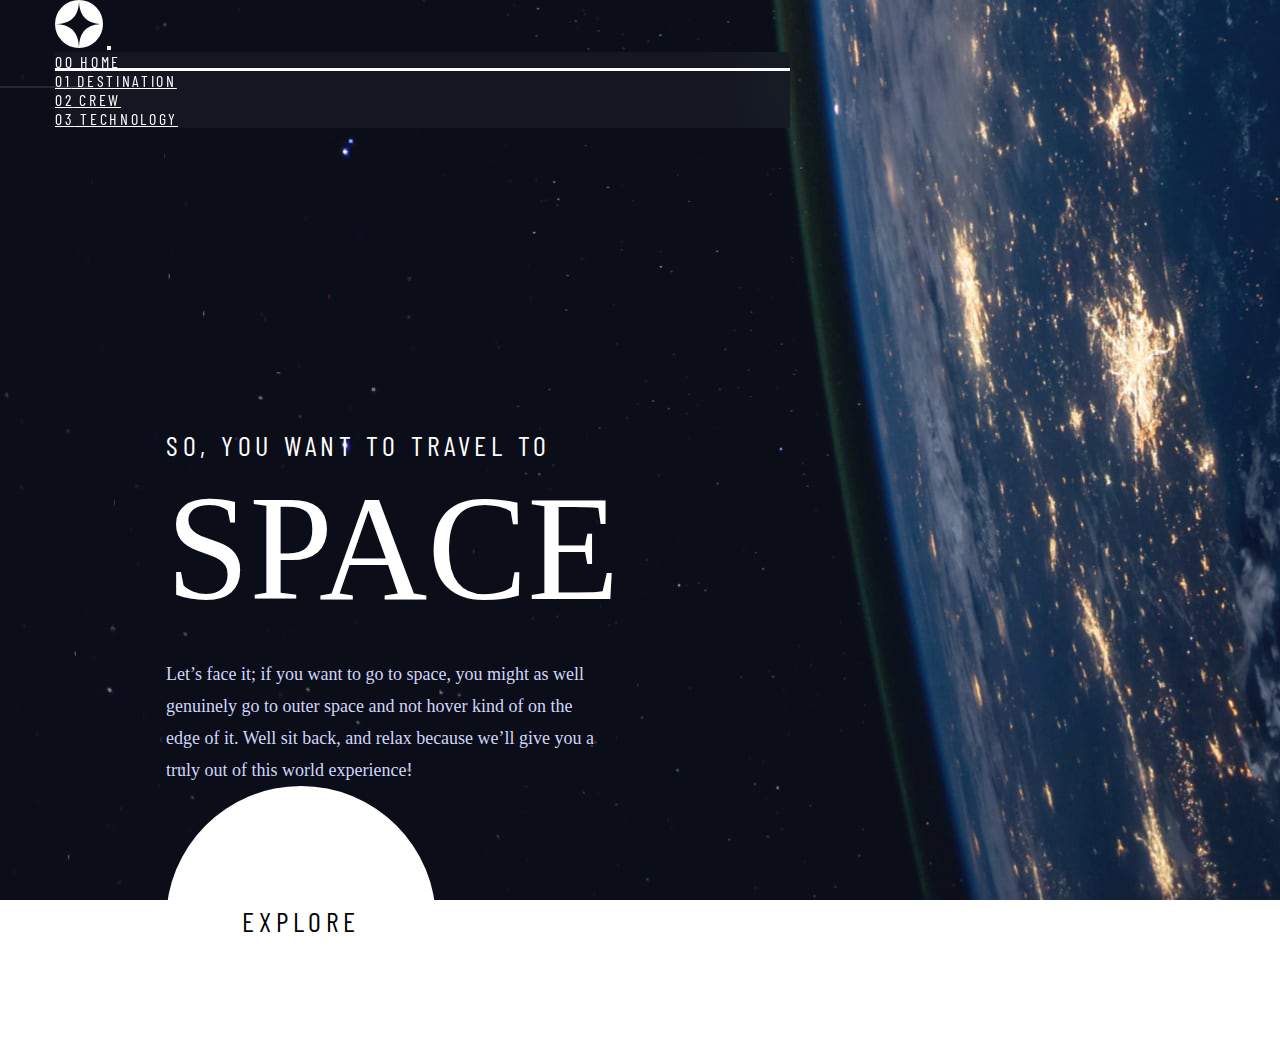
<file: index.html>
<!DOCTYPE html>
<html lang="en">

<head>
  <meta charset="UTF-8">
  <meta name="viewport" content="width=device-width, initial-scale=1.0">

  <link rel="icon" type="image/png" sizes="32x32" href="./assets/favicon-32x32.png">

  <title>Frontend Mentor | Space tourism website</title>

  <!-- Bootstrap link  -->
  <link href="https://cdn.jsdelivr.net/npm/bootstrap@5.3.0/dist/css/bootstrap.min.css" rel="stylesheet"
    integrity="sha384-9ndCyUaIbzAi2FUVXJi0CjmCapSmO7SnpJef0486qhLnuZ2cdeRhO02iuK6FUUVM" crossorigin="anonymous">

  <!-- Css link  -->
  <link rel="stylesheet" href="./assets/styles/common.css">
  <link rel="stylesheet" href="./assets/styles/home.css">

</head>

<body>

  <header>
    <nav class="navbar navbar-expand-md navbar-light  mt-4 fixed-top">
      <div class="container-fluid px-3 ps-md-5 pe-md-0">
        <a class="navbar-brand" href="#"><img src="./assets/shared/logo.svg" alt=""></a>
        <button class="navbar-toggler" type="button" data-bs-toggle="collapse" data-bs-target="#navbarSupportedContent"
          aria-controls="navbarSupportedContent" aria-expanded="false" aria-label="Toggle navigation">
          <span class="navbar-toggler-icon"></span>
        </button>
        <div class="collapse navbar-collapse " id="navbarSupportedContent">
          <ul class="navbar-nav navbar-nav-custom ms-auto mb-2 mb-lg-0 ps-md-2 ps-lg-3 ps-xl-5  text-center">
            <li class="nav-item mx-0 mx-md-2 mx-lg-3 active-page">
              <a class="nav-link  " aria-current="page" href="#"><span
                  class="fw-bold me-0 me-lg-1 d-none d-lg-inline">00</span> HOME</a>
            </li>
            <li class="nav-item mx-1 mx-md-2 mx-lg-3 ">
              <a class="nav-link " aria-current="page" href="./destination.html"><span
                  class="fw-bold me-0 me-lg-1  d-none d-lg-inline">01</span>
                DESTINATION</a>
            </li>
            <li class="nav-item mx-1 mx-md-2 mx-lg-3">
              <a class="nav-link  " aria-current="page" href="#"><span
                  class="fw-bold me-0 me-lg-1 d-none d-lg-inline">02</span> CREW</a>
            </li>
            <li class="nav-item mx-1 mx-md-2 mx-lg-3">
              <a class="nav-link  " aria-current="page" href="#"><span
                  class="fw-bold me-0 me-lg-1 d-none d-lg-inline">03</span>
                TECHNOLOGY</a>
            </li>


          </ul>

        </div>
      </div>
    </nav>
  </header>

  <main class="custom-container   ">
    <div class=" d-flex align-items-end mb-4 pb-5 main-container">
      <div
        class=" space-text-div w-100 mb-2 pb-2 mb-md-4 pb-md-5 d-lg-flex align-items-end  justify-content-lg-between  ">
        <div class="text-center tect-container text-lg-start pb-4 mb-4 pb-md-5 mb-md-5 pb-lg-0 mb-lg-0">
          <h5>SO, YOU WANT TO TRAVEL TO</h5>
          <h1>SPACE</h1>
          <p class="m-auto mb-2 mb-md-5 mb-lg-0">Let’s face it; if you want to go to space, you might as well genuinely
            go to
            outer
            space and
            not hover kind
            of on the edge of it. Well sit back, and relax because we’ll give you a truly out of this world experience!
          </p>

        </div>
        <div class="explore m-auto m-lg-0">
          <h5 class="fw-bold">EXPLORE</h5>
        </div>
      </div>

    </div>
  </main>

  <!-- Bootstrap js -->
  <script src="https://cdn.jsdelivr.net/npm/bootstrap@5.3.0/dist/js/bootstrap.bundle.min.js"
    integrity="sha384-geWF76RCwLtnZ8qwWowPQNguL3RmwHVBC9FhGdlKrxdiJJigb/j/68SIy3Te4Bkz"
    crossorigin="anonymous"></script>
</body>

</html>
</file>
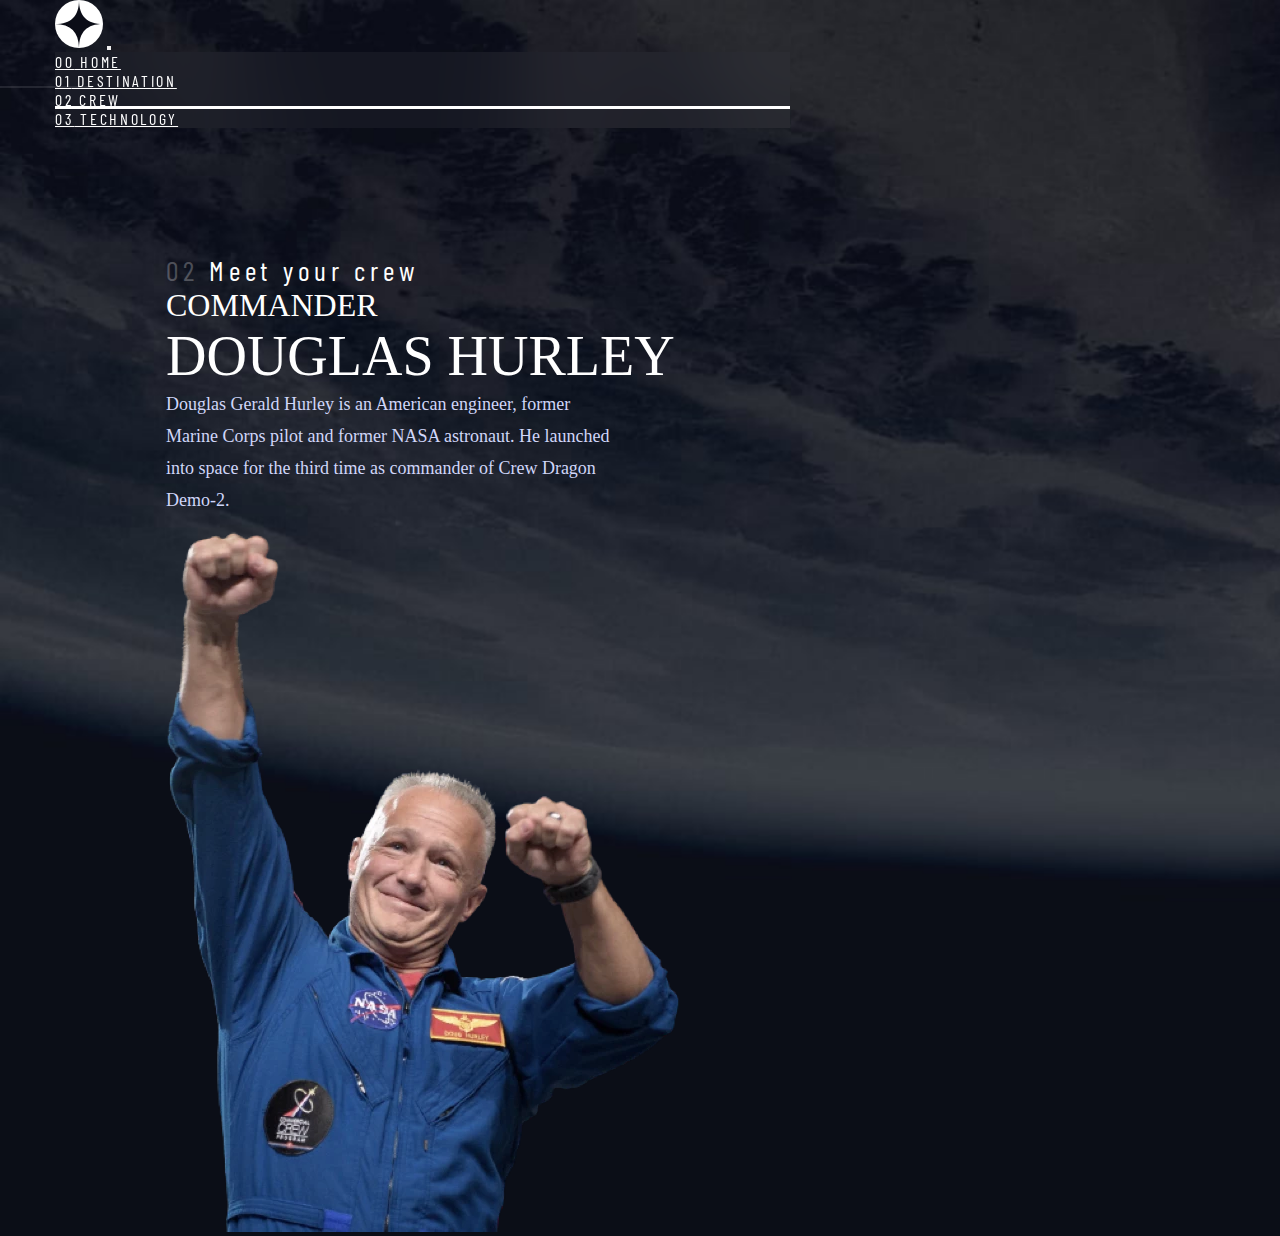
<file: crew.html>
<!DOCTYPE html>
<html lang="en">

<head>
  <meta charset="UTF-8">
  <meta name="viewport" content="width=device-width, initial-scale=1.0">

  <link rel="icon" type="image/png" sizes="32x32" href="./assets/favicon-32x32.png">

  <title>Frontend Mentor | Space tourism website</title>

  <!-- Bootstrap link  -->
  <link href="https://cdn.jsdelivr.net/npm/bootstrap@5.3.0/dist/css/bootstrap.min.css" rel="stylesheet"
    integrity="sha384-9ndCyUaIbzAi2FUVXJi0CjmCapSmO7SnpJef0486qhLnuZ2cdeRhO02iuK6FUUVM" crossorigin="anonymous">
  <!-- Cdn -->
  <link rel="stylesheet" href="https://cdnjs.cloudflare.com/ajax/libs/font-awesome/6.4.0/css/all.min.css"
    integrity="sha512-iecdLmaskl7CVkqkXNQ/ZH/XLlvWZOJyj7Yy7tcenmpD1ypASozpmT/E0iPtmFIB46ZmdtAc9eNBvH0H/ZpiBw=="
    crossorigin="anonymous" referrerpolicy="no-referrer" />

  <!-- Css link  -->
  <link rel="stylesheet" href="./assets/styles/common.css">
  <link rel="stylesheet" href="./assets/styles/crew.css">
</head>

<body>

  <header>
    <nav class="navbar navbar-expand-md navbar-light  mt-4 fixed-top">
      <div class="container-fluid px-3 ps-md-5 pe-md-0">
        <a class="navbar-brand" href="#"><img src="./assets/shared/logo.svg" alt=""></a>
        <button class="navbar-toggler" type="button" data-bs-toggle="collapse" data-bs-target="#navbarSupportedContent"
          aria-controls="navbarSupportedContent" aria-expanded="false" aria-label="Toggle navigation">
          <span class="navbar-toggler-icon"></span>
        </button>
        <div class="collapse navbar-collapse " id="navbarSupportedContent">
          <ul class="navbar-nav navbar-nav-custom ms-auto mb-2 mb-lg-0 ps-md-2 ps-lg-3 ps-xl-5  text-center">
            <li class="nav-item mx-0 mx-md-2 mx-lg-3">
              <a class="nav-link " aria-current="page" href="./index.html"><span
                  class="fw-bold me-0 me-lg-1 d-none d-lg-inline">00</span> HOME</a>
            </li>
            <li class="nav-item mx-1 mx-md-2 mx-lg-3   ">
              <a class="nav-link " aria-current="page" href="./destination.html"><span
                  class="fw-bold me-0 me-lg-1  d-none d-lg-inline">01</span>
                DESTINATION</a>
            </li>
            <li class="nav-item mx-1 mx-md-2 mx-lg-3 active-page">
              <a class="nav-link  " aria-current="page" href="./crew.html"><span
                  class="fw-bold me-0 me-lg-1 d-none d-lg-inline">02</span> CREW</a>
            </li>
            <li class="nav-item mx-1 mx-md-2 mx-lg-3">
              <a class="nav-link  " aria-current="page" href="#"><span
                  class="fw-bold me-0 me-lg-1 d-none d-lg-inline">03</span>
                TECHNOLOGY</a>
            </li>


          </ul>

        </div>
      </div>
    </nav>
  </header>

  <main class="custom-container   ">
    <h5 class="pb-5 "><span style="opacity: 0.25;">02</span> Meet your crew</h5>

    <div class="row  ">

      <div class="col_number_1 col-12 col-lg-6 d-flex align-items-center ">
        <div class="text-div">
          <div class="text-section col_number_1 active ">
            <div class=" ">
              <h4 class="text-center text-lg-start">Commander</h4>
              <h3 class="py-3 text-center text-lg-start">Douglas Hurley</h3>
              <P class="text-center text-lg-start m-auto m-lg-0 ">Douglas Gerald Hurley is an American engineer,
                former
                Marine
                Corps
                pilot
                and former NASA astronaut. He
                launched into space for the third time as commander of Crew Dragon Demo-2.</P>
            </div>
          </div>
          <div class="text-section col_number_1">
            <div class=" ">
              <h4 class="text-center text-lg-start">Mission Specialist </h4>
              <h3 class="py-3 text-center text-lg-start">MARK SHUTTLEWORTH</h3>
              <P class="text-center text-lg-start m-auto m-lg-0 ">Mark Richard Shuttleworth is the founder and CEO of
                Canonical,
                the company behind the Linux-based Ubuntu operating system. Shuttleworth became the first South
                African
                to travel to space as a space tourist.</P>
            </div>
          </div>
          <div class="text-section col_number_1 ">
            <div class=" ">
              <h4 class="text-center text-lg-start">Commander</h4>
              <h3 class="py-3 text-center text-lg-start">Douglas Hurley</h3>
              <P class="text-center text-lg-start m-auto m-lg-0">Douglas Gerald Hurley is an American engineer, former
                Marine
                Corps
                pilot
                and former NASA astronaut. He
                launched into space for the third time as commander of Crew Dragon Demo-2.</P>
            </div>
          </div>
          <div class="text-section col_number_1 ">
            <div class=" ">
              <h4 class="text-center text-lg-start">Commander</h4>
              <h3 class="py-3 text-center text-lg-start">Douglas Hurley</h3>
              <P class="text-center text-lg-start m-auto m-lg-0">Douglas Gerald Hurley is an American engineer, former
                Marine
                Corps
                pilot
                and former NASA astronaut. He
                launched into space for the third time as commander of Crew Dragon Demo-2.</P>
            </div>
          </div>
          <div class="  col_number_2 crew-nav d-flex justify-content-lg-start justify-content-center my-5">
            <li class="tab-btn  active"><i class="fa-sharp fa-solid fa-circle"></i></li>
            <li class="tab-btn ms-3"><i class="fa-sharp fa-solid fa-circle"></i></li>
            <li class="tab-btn ms-3 "><i class="fa-sharp fa-solid fa-circle"></i></li>
            <li class="tab-btn ms-3 "><i class="fa-sharp fa-solid fa-circle"></i></li>
          </div>
        </div>


      </div>


      <div class=" col_number_2 col-12 col-lg-6 image-section   ">
        <div class="tab-img px-5  active "><img src="./assets/crew/image-douglas-hurley.webp" class="img-fluid " alt="">
        </div>
        <div class="tab-img px-5   "><img src="./assets/crew/image-mark-shuttleworth.png" class="img-fluid " alt="">
        </div>
        <div class="tab-img px-5  "><img src="./assets/crew/image-victor-glover.png" class="img-fluid " alt="">
        </div>
        <div class="tab-img px-5   "><img src="./assets/crew/image-anousheh-ansari.png" class="img-fluid " alt="">
        </div>

      </div>
    </div>




  </main>


  <script src="https://cdn.jsdelivr.net/npm/bootstrap@5.3.0/dist/js/bootstrap.bundle.min.js"
    integrity="sha384-geWF76RCwLtnZ8qwWowPQNguL3RmwHVBC9FhGdlKrxdiJJigb/j/68SIy3Te4Bkz"
    crossorigin="anonymous"></script>

  <!-- custom jd -->
  <script src="./assets/js/crew.js"></script>
</body>

</html>
</file>
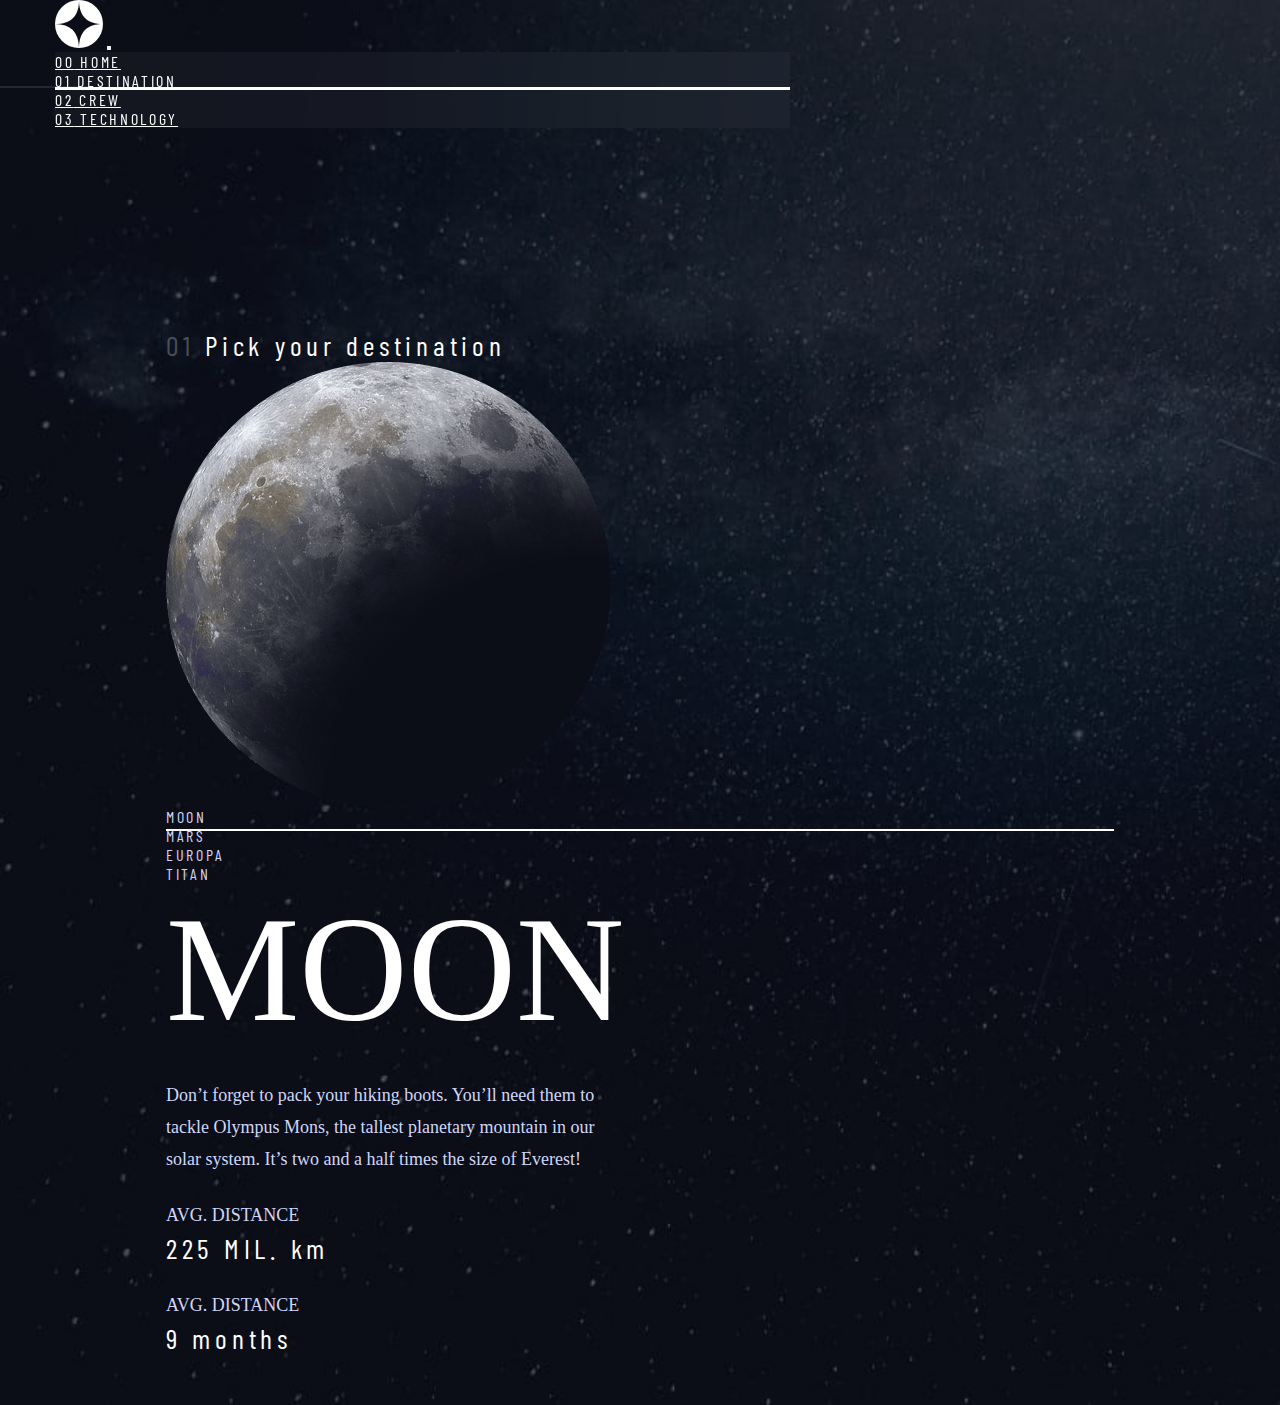
<file: destination.html>
<!DOCTYPE html>
<html lang="en">

<head>
  <meta charset="UTF-8">
  <meta name="viewport" content="width=device-width, initial-scale=1.0">

  <link rel="icon" type="image/png" sizes="32x32" href="./assets/favicon-32x32.png">

  <title>Frontend Mentor | Space tourism website</title>

  <!-- Bootstrap link  -->
  <link href="https://cdn.jsdelivr.net/npm/bootstrap@5.3.0/dist/css/bootstrap.min.css" rel="stylesheet"
    integrity="sha384-9ndCyUaIbzAi2FUVXJi0CjmCapSmO7SnpJef0486qhLnuZ2cdeRhO02iuK6FUUVM" crossorigin="anonymous">

  <!-- Css link  -->
  <link rel="stylesheet" href="./assets/styles/common.css">
  <link rel="stylesheet" href="./assets/styles/destination.css">
</head>

<body>

  <header>
    <nav class="navbar navbar-expand-md navbar-light  mt-4 fixed-top">
      <div class="container-fluid px-3 ps-md-5 pe-md-0">
        <a class="navbar-brand" href="#"><img src="./assets/shared/logo.svg" alt=""></a>
        <button class="navbar-toggler" type="button" data-bs-toggle="collapse" data-bs-target="#navbarSupportedContent"
          aria-controls="navbarSupportedContent" aria-expanded="false" aria-label="Toggle navigation">
          <span class="navbar-toggler-icon"></span>
        </button>
        <div class="collapse navbar-collapse " id="navbarSupportedContent">
          <ul class="navbar-nav navbar-nav-custom ms-auto mb-2 mb-lg-0 ps-md-2 ps-lg-3 ps-xl-5  text-center">
            <li class="nav-item mx-0 mx-md-2 mx-lg-3">
              <a class="nav-link " aria-current="page" href="./index.html"><span
                  class="fw-bold me-0 me-lg-1 d-none d-lg-inline">00</span> HOME</a>
            </li>
            <li class="nav-item mx-1 mx-md-2 mx-lg-3  active-page ">
              <a class="nav-link " aria-current="page" href="#"><span
                  class="fw-bold me-0 me-lg-1  d-none d-lg-inline">01</span>
                DESTINATION</a>
            </li>
            <li class="nav-item mx-1 mx-md-2 mx-lg-3">
              <a class="nav-link  " aria-current="page" href="./crew.html"><span
                  class="fw-bold me-0 me-lg-1 d-none d-lg-inline">02</span> CREW</a>
            </li>
            <li class="nav-item mx-1 mx-md-2 mx-lg-3">
              <a class="nav-link  " aria-current="page" href="#"><span
                  class="fw-bold me-0 me-lg-1 d-none d-lg-inline">03</span>
                TECHNOLOGY</a>
            </li>


          </ul>

        </div>
      </div>
    </nav>
  </header>

  <main class="custom-container ">
    <h5><span style="opacity: 0.25;">01</span> Pick your destination</h5>

    <div class="row">
      <div class="col-12 col-lg-6">
        <div class="tab-img pt-5 active  justify-content-center"><img src="./assets/destination/image-moon.png" alt="">
        </div>
        <div class="tab-img pt-5  justify-content-center"><img src="./assets/destination/image-mars.png" alt="">
        </div>
        <div class="tab-img pt-5  justify-content-center"><img src="./assets/destination/image-europa.png" alt="">
        </div>
        <div class="tab-img pt-5  justify-content-center"><img src="./assets/destination/image-titan.png" alt="">
        </div>
      </div>
      <div class="col-12 col-lg-6 mt-5 mt-lg-0 ">
        <div class="destination-nav d-flex justify-content-lg-start justify-content-center py-4">
          <li class="tab-btn  active">MOON</li>
          <li class="tab-btn ms-3">MARS</li>
          <li class="tab-btn ms-3 ">EUROPA</li>
          <li class="tab-btn ms-3">TITAN</li>
        </div>

        <div class="tab-container active">
          <div class=" text-center  text-lg-start">
            <h1>MOON</h1>
            <p>Don’t forget to pack your hiking boots. You’ll need them to tackle Olympus Mons, the tallest planetary
              mountain in our solar system. It’s two and a half times the size of Everest!</p>

            <div class="  d-flex justify-content-around justify-content-lg-start border-top mt-5 ">
              <div>
                <p>AVG. DISTANCE</p>
                <h5>225 MIL. km</h5>
              </div>
              <div class="ms-5 ">
                <p>AVG. DISTANCE</p>
                <h5>9 months</h5>
              </div>
            </div>
          </div>
        </div>
        <div class="tab-container">
          <div class=" text-center text-lg-start">
            <h1>MARS</h1>
            <p>The smallest of the four Galilean moons orbiting Jupiter, Europa is a winter lover’s dream. With an icy
              surface, it’s perfect for a bit of ice skating, curling, hockey, or simple relaxation in your snug wintery
              cabin./p>

            <div class="  d-flex justify-content-around justify-content-lg-start border-top mt-5 ">
              <div>
                <p>AVG. DISTANCE</p>
                <h5>628 MIL. km</h5>
              </div>
              <div class="ms-5 ">
                <p>EST. TRAVEL TIME</p>
                <h5>3 years</h5>
              </div>
            </div>
          </div>
        </div>
        <div class="tab-container">
          <div class=" text-center text-lg-start">
            <h1>EUROPA</h1>
            <p>Don’t forget to pack your hiking boots. You’ll need them to tackle Olympus Mons, the tallest planetary
              mountain in our solar system. It’s two and a half times the size of Everest!</p>

            <div class="  d-flex justify-content-around justify-content-lg-start border-top mt-5 ">
              <div>
                <p>AVG. DISTANCE</p>
                <h5>1.6 BIL. KM</h5>
              </div>
              <div class="ms-5 ">
                <p>EST. TRAVEL TIME</p>
                <h5>7 YEARS</h5>
              </div>
            </div>
          </div>
        </div>
        <div class="tab-container">
          <div class=" text-center text-lg-start">
            <h1>TITAN</h1>
            <p>Don’t forget to pack your hiking boots. You’ll need them to tackle Olympus Mons, the tallest planetary
              mountain in our solar system. It’s two and a half times the size of Everest!</p>

            <div class="  d-flex justify-content-around justify-content-lg-start border-top mt-5 ">
              <div>
                <p>AVG. DISTANCE</p>
                <h5>384,400 KM</h5>
              </div>
              <div class="ms-5 ">
                <p>EST. TRAVEL TIME</p>
                <h5>3 DAYS</h5>
              </div>
            </div>
          </div>
        </div>
      </div>
    </div>
    </div>

  </main>


  <script src="https://cdn.jsdelivr.net/npm/bootstrap@5.3.0/dist/js/bootstrap.bundle.min.js"
    integrity="sha384-geWF76RCwLtnZ8qwWowPQNguL3RmwHVBC9FhGdlKrxdiJJigb/j/68SIy3Te4Bkz"
    crossorigin="anonymous"></script>

  <!-- custom jd -->
  <script src="./assets/js/destination.js"></script>
</body>

</html>
</file>
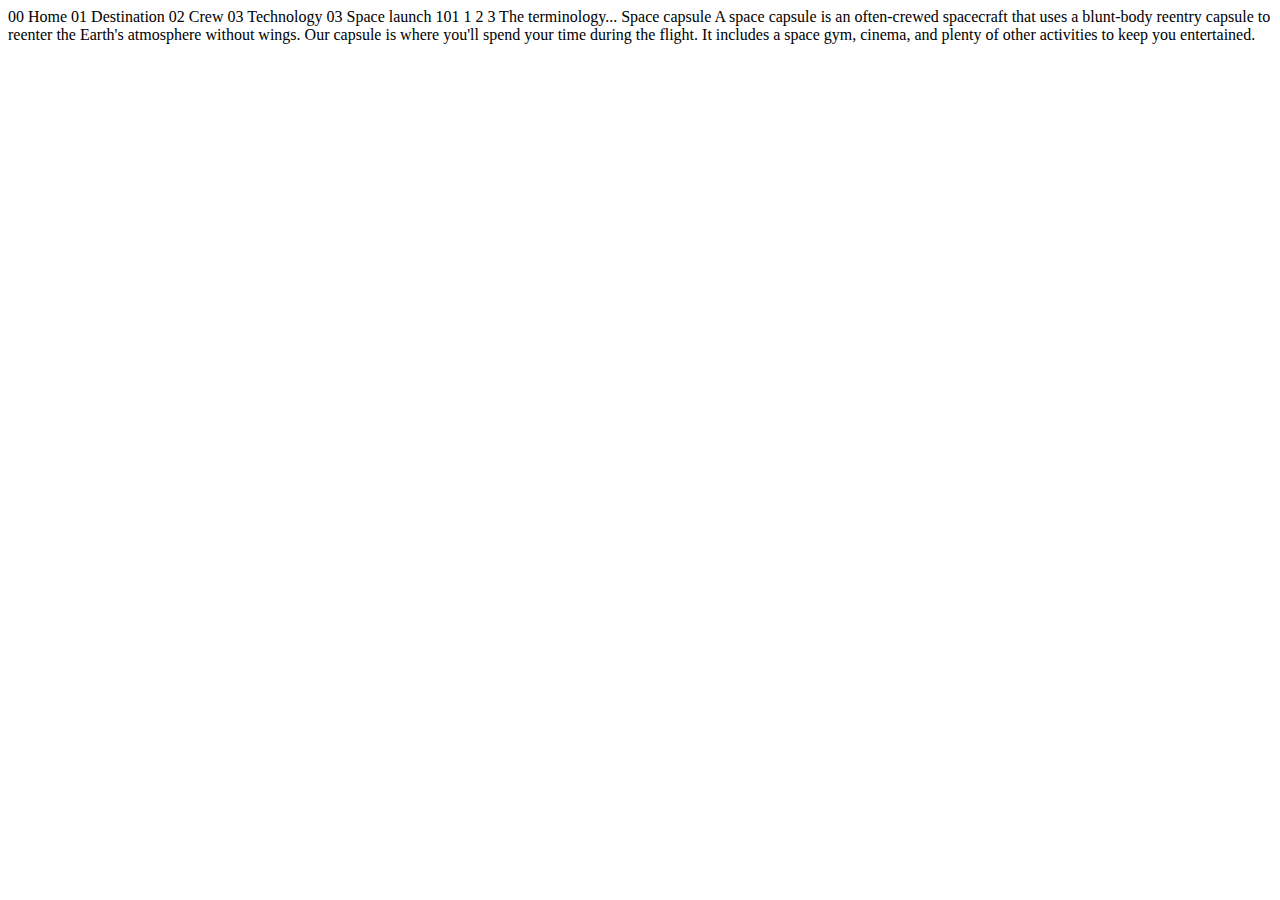
<file: technology-capsule.html>
<!DOCTYPE html>
<html lang="en">
<head>
  <meta charset="UTF-8">
  <meta name="viewport" content="width=device-width, initial-scale=1.0">

  <link rel="icon" type="image/png" sizes="32x32" href="./assets/favicon-32x32.png">
  
  <title>Frontend Mentor | Space tourism website</title>
</head>
<body>

  00 Home
  01 Destination
  02 Crew
  03 Technology

  03 Space launch 101

  1
  2
  3

  The terminology...
  Space capsule

  A space capsule is an often-crewed spacecraft that uses a blunt-body reentry 
  capsule to reenter the Earth's atmosphere without wings. Our capsule is where 
  you'll spend your time during the flight. It includes a space gym, cinema, 
  and plenty of other activities to keep you entertained.
</body>
</html>
</file>
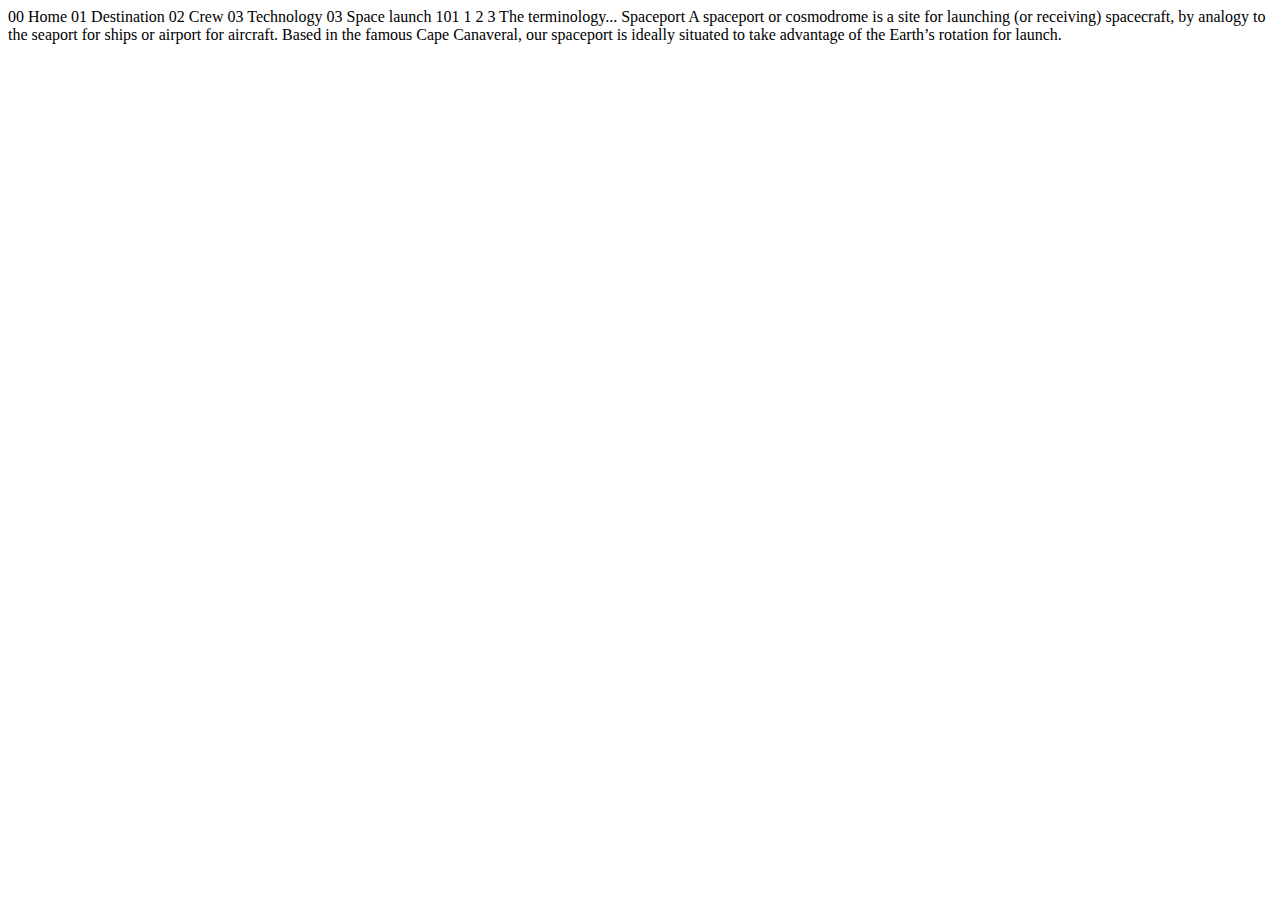
<file: technology-spaceport.html>
<!DOCTYPE html>
<html lang="en">
<head>
  <meta charset="UTF-8">
  <meta name="viewport" content="width=device-width, initial-scale=1.0">

  <link rel="icon" type="image/png" sizes="32x32" href="./assets/favicon-32x32.png">
  
  <title>Frontend Mentor | Space tourism website</title>
</head>
<body>

  00 Home
  01 Destination
  02 Crew
  03 Technology

  03 Space launch 101

  1
  2
  3

  The terminology...
  Spaceport

  A spaceport or cosmodrome is a site for launching (or receiving) spacecraft, 
  by analogy to the seaport for ships or airport for aircraft. Based in the 
  famous Cape Canaveral, our spaceport is ideally situated to take advantage 
  of the Earth’s rotation for launch.
</body>
</html>
</file>
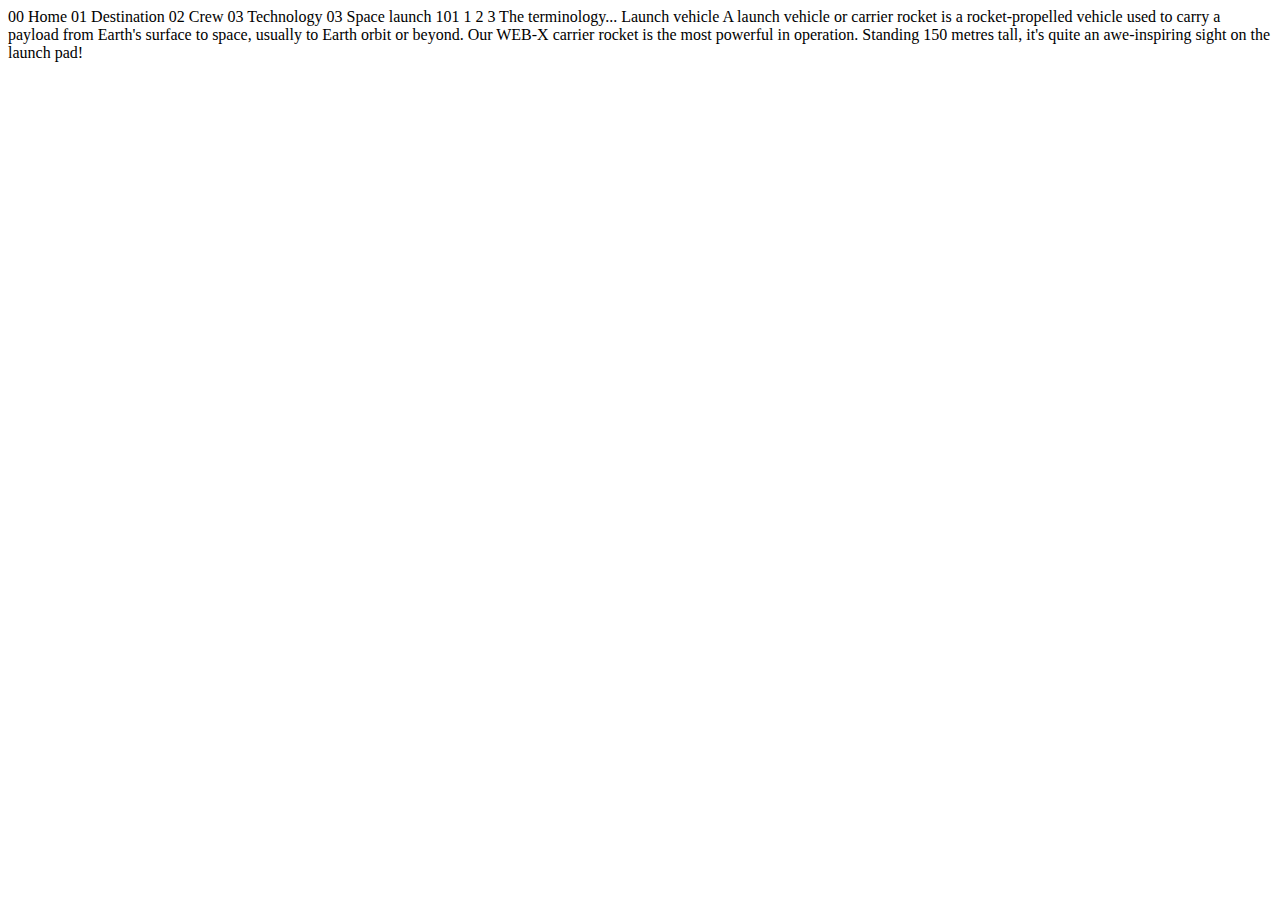
<file: technology-vehicle.html>
<!DOCTYPE html>
<html lang="en">
<head>
  <meta charset="UTF-8">
  <meta name="viewport" content="width=device-width, initial-scale=1.0">

  <link rel="icon" type="image/png" sizes="32x32" href="./assets/favicon-32x32.png">
  
  <title>Frontend Mentor | Space tourism website</title>
</head>
<body>

  00 Home
  01 Destination
  02 Crew
  03 Technology

  03 Space launch 101

  1
  2
  3

  The terminology...
  Launch vehicle

  A launch vehicle or carrier rocket is a rocket-propelled vehicle used to carry a 
  payload from Earth's surface to space, usually to Earth orbit or beyond. Our 
  WEB-X carrier rocket is the most powerful in operation. Standing 150 metres tall, 
  it's quite an awe-inspiring sight on the launch pad!
</body>
</html>
</file>
<file: assets/styles/common.css>
@import url('https://fonts.googleapis.com/css2?family=Inter&family=Lato&family=Poppins:ital,wght@0,300;0,700;1,400&family=Public+Sans:wght@100;500;800;900&family=Roboto+Condensed&family=Roboto+Mono:wght@300&display=swap');
@import url('https://fonts.googleapis.com/css2?family=Barlow+Condensed:wght@100&family=Inter&family=Lato&family=Poppins:ital,wght@0,300;0,700;1,400&family=Public+Sans:wght@100;500;800;900&family=Roboto+Condensed&family=Roboto+Mono:wght@300&display=swap');

* {
    margin: 0;
    padding: 0;
    box-sizing: border-box;


}

.custom-container {
    padding: 200px 166px 50px 166px;
    color: #FFFFFF;


}

li {
    list-style: none;
    font-family: 'Barlow Condensed';
    font-style: normal;
    font-weight: 400;
    font-size: 16px;
    line-height: 19px;
    letter-spacing: 2.7px;
    color: #D0D6F9;
    cursor: pointer;

}

h1 {
    font-family: 'Bellefair';
    font-style: normal;
    font-weight: 400;
    font-size: 150px;
    line-height: 172px;
}

h2 {
    font-family: 'Bellefair';
    font-style: normal;
    font-weight: 400;
    font-size: 100px;
    line-height: 115px;
}

h3 {
    font-family: 'Bellefair';
    font-style: normal;
    font-weight: 400;
    font-size: 56px;
    line-height: 64px;
    text-transform: uppercase;
}

h4 {
    font-family: 'Bellefair';
    font-style: normal;
    font-weight: 400;
    font-size: 32px;
    line-height: 37px;
    /* identical to box height */
    text-transform: uppercase;
}

h5 {
    font-family: 'Barlow Condensed';
    font-style: normal;
    font-weight: 400;
    font-size: 28px;
    line-height: 34px;
    /* identical to box height */
    letter-spacing: 4.725px;
}

p {
    font-family: 'Barlow';
    font-style: normal;
    font-weight: 400;
    font-size: 18px;
    line-height: 32px;
    /* or 178% */
    color: #D0D6F9;

}

.navbar .container-fluid {
    padding-right: 0;
    padding-left: 55px;
}

.navbar-nav-custom {
    position: relative;
    width: 60%;
    background: rgba(255, 255, 255, 0.04);
    backdrop-filter: blur(40.7742px);

}

.navbar-nav-custom::after {

    content: "";
    position: absolute;
    height: 2px;
    width: 55%;
    bottom: 40px;
    left: -50%;
    background: #ffffff6c;
    mix-blend-mode: normal;
    opacity: 0.25;
}



.navbar-nav-custom a {
    padding: 35px 0;
    font-family: 'Barlow Condensed';
    font-style: normal;
    font-weight: 400;
    font-size: 16px;
    line-height: 19px;
    letter-spacing: 2.7px;
    color: #FFFFFF;
    top: calc(50% - 19px/2);
}

.nav-link:hover {
    color: #FFFFFF !important;
}

header nav ul li {
    position: relative;
    transform: .5s;
}


header nav ul li.active-page :after {
    content: "";
    position: absolute;
    height: 3px;
    width: 100%;
    bottom: 0;
    left: 0;
    color: #FFFFFF !important;
    background-color: white;

}

header nav ul li:hover::after {
    content: "";
    position: absolute;
    height: 2px;
    width: 100%;
    bottom: 0;
    left: 0;
    color: #FFFFFF !important;
    background-color: white;
    transition: 0.5s;
}

@media (min-width:768px) and (max-width:991px) {
    h3 {
        font-size: 40px;
        line-height: 40px;
    }

}



@media (max-width:767px) {
    p {
        font-size: 12px;
    }

    .navbar .container-fluid {
        padding-right: 0;
        padding-left: 0;
    }

    .navbar-nav-custom {
        position: relative;
        width: auto;

    }



    h1 {

        font-size: 70px;
        line-height: 70px;

    }

    h3 {
        font-size: 35px;
        line-height: 35px;
    }

    h5 {

        font-size: 20px;
        line-height: 10px;

    }

    .custom-container {
        padding: 0 5px;

    }

    .navbar-toggler {
        background-color: #FFFFFF !important;
    }



}
</file>
<file: assets/styles/home.css>
body {
    background-image: url(../home/background-home-desktop.jpg);
    background-repeat: no-repeat;
    background-size: cover;
    height: 900px;
}



p {
    max-width: 444px;
    margin-top: 24px;
}

.custom-container {
    padding-top: 300px !important;
    padding-bottom: 50px !important;
}

.space-text-div {
    height: 50vh;

}

.explore {
    background: white;
    color: black;
    width: 270px;
    height: 270px;
    border-radius: 50%;
    display: -webkit-box;
    display: -ms-flexbox;
    display: flex;
    -webkit-box-align: center;
    -ms-flex-align: center;
    align-items: center;
    -webkit-box-pack: center;
    -ms-flex-pack: center;
    justify-content: center;
    -webkit-transition: all 0.3s;
    transition: all 0.3s
}

.explore:hover {
    -webkit-box-shadow: 0px 0 10px 20px rgba(150, 148, 139, 0.702), 0px 0 20px 20px rgba(131, 129, 120, 0.702), 0px 0 30px 20px rgba(147, 146, 142, 0.702), 0px 0 40px 20px rgba(136, 134, 128, 0.702), 0px 0 50px 20px rgba(231, 202, 81, 0.7019607843);
    box-shadow: 0px 0 10px 20px rgba(135, 133, 126, 0.702), 0px 0 20px 20px rgba(141, 138, 127, 0.702), 0px 0 30px 20px rgba(149, 149, 146, 0.702), 0px 0 40px 20px rgba(126, 126, 123, 0.702), 0px 0 50px 20px rgba(231, 202, 81, 0.7019607843)
}

@media (min-width:768px) and (max-width:991px) {
    body {
        background-image: url(../home/background-home-tablet.jpg);
    }

    .custom-container {
        padding: 300px 0px !important;
    }


}

@media (max-width:767px) {
    body {
        background-image: url(../home/background-home-mobile.jpg);
    }

    .explore {

        width: 150px;
        height: 150px;

    }

    p {
        width: auto;

    }

    .main-container {
        padding: 0 0 120px 0 !important;
    }

    .tect-container {
        padding: 0 0 80px 0 !important;
    }




}
</file>
<file: assets/styles/crew.css>
body {
    background-image: url(../crew/background-crew-desktop.jpg);
    background-repeat: no-repeat;
    background-size: cover;
    text-decoration: none;
    list-style: none !important;
    height: 100%;
}

.crew-nav .tab-btn {
    opacity: 0.17;
}

.crew-nav .tab-btn:hover {
    opacity: 0.5;
}

.crew-nav .tab-btn.active {
    opacity: 1;
}

.custom-container {
    padding-bottom: 0;
    padding-top: 125px;
}

p {
    max-width: 444px;

}

.image-section {
    height: 80vh;

    display: flex;
    align-items: end;
}

.tab-img,
.text-section {
    display: none;
}

.tab-img.active,
.text-section.active {
    display: block;
}

@media (min-width:768px) and (max-width:991px) {
    body {
        background-image: url(../crew/background-crew-tablet.jpg);
    }

    p {
        max-width: 100%;
        margin-top: 15px;
    }

    .image-section {
        height: 50vh;

    }

}

@media (max-width:767px) {
    body {
        background-image: url(../crew/background-crew-mobile.jpg);
    }

    .custom-container {
        padding: 100px 10px 10px 10px !important;
    }

    .text-div {
        display: flex;
        flex-direction: column;
    }

    .col_number_1 {
        order: 2;
        /* Change the order of the first div */
    }

    .col_number_2 {
        order: 1;
        /* Change the order of the second div */
    }

    p {
        max-width: 80%;
        margin-top: 15px;
    }

    .image-section {
        height: 50vh;

    }





}
</file>
<file: assets/styles/destination.css>
body {
    background-image: url(../destination/background-destination-desktop.jpg);
    background-repeat: no-repeat;
    background-size: cover;
    text-decoration: none;
    list-style: none !important;
}

p {
    max-width: 444px;
    margin-top: 24px;
}

.tab-img img {
    animation: rotation 40s infinite;
}

@keyframes rotation {
    0% {
        transform: rotate(-360deg);
    }
}

.tab-img,
.tab-container {
    display: none;
}

.tab-img.active,
.tab-container.active {
    display: flex;

}

.destination-nav li.active {
    position: relative;
}

.destination-nav li.active::after {
    content: "";
    position: absolute;
    height: 2px;
    width: 100%;
    bottom: -5px;
    left: 0;
    color: #FFFFFF !important;
    background-color: white;
}


@media (min-width:768px) and (max-width:991px) {
    body {
        background-image: url(../destination/background-destination-tablet.jpg);
    }

    .custom-container {
        padding: 200px 80px 10px 80px !important;
    }

    p {
        max-width: 100%;
        margin-top: 15px;
    }

}

@media (max-width:767px) {
    body {
        background-image: url(../destination/background-destination-mobile.jpg);
    }

    .custom-container {
        padding: 100px 10px 10px 10px !important;
    }

    .tab-img img {
        height: 250px;
        width: 250px;
    }

    p {
        margin-top: 12px;
        line-height: 18px;
    }

    .tab-img.active,
    .tab-container.active {
        display: flex;
        justify-content: center;

    }




}
</file>
